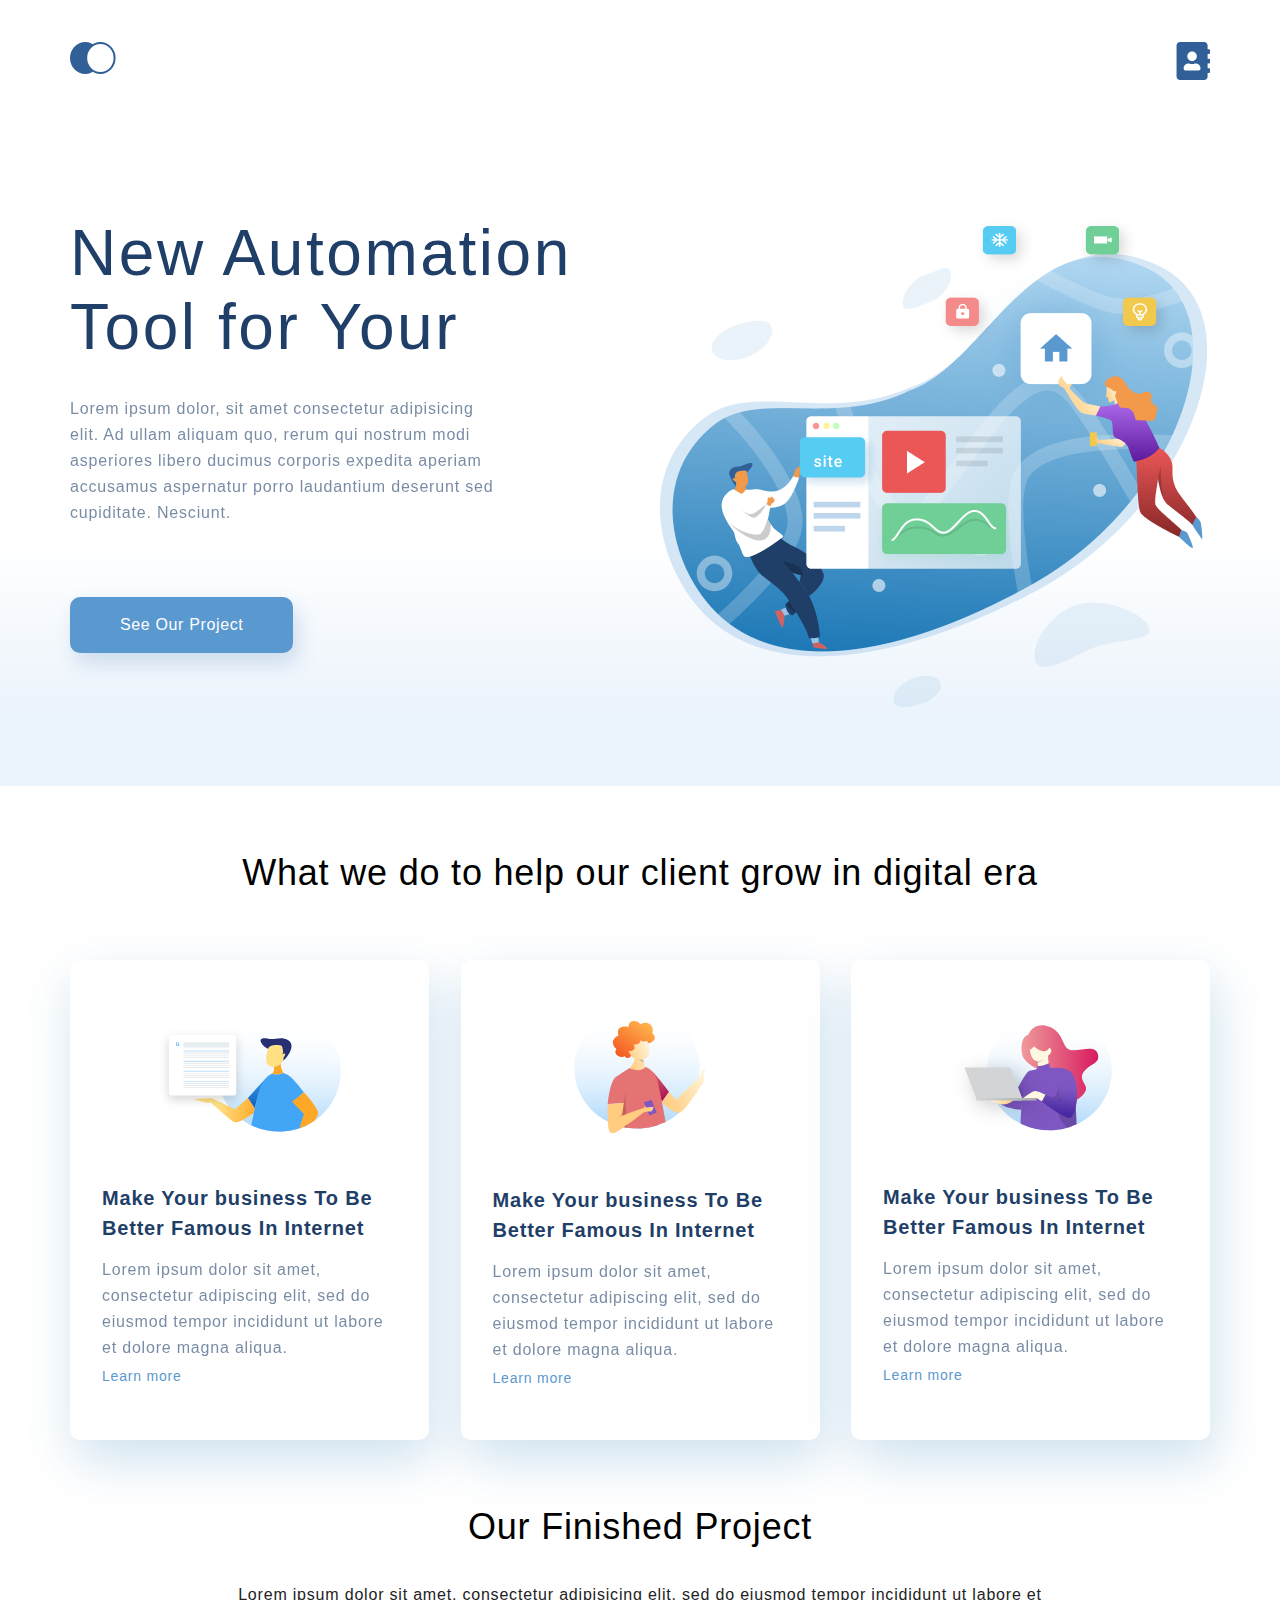
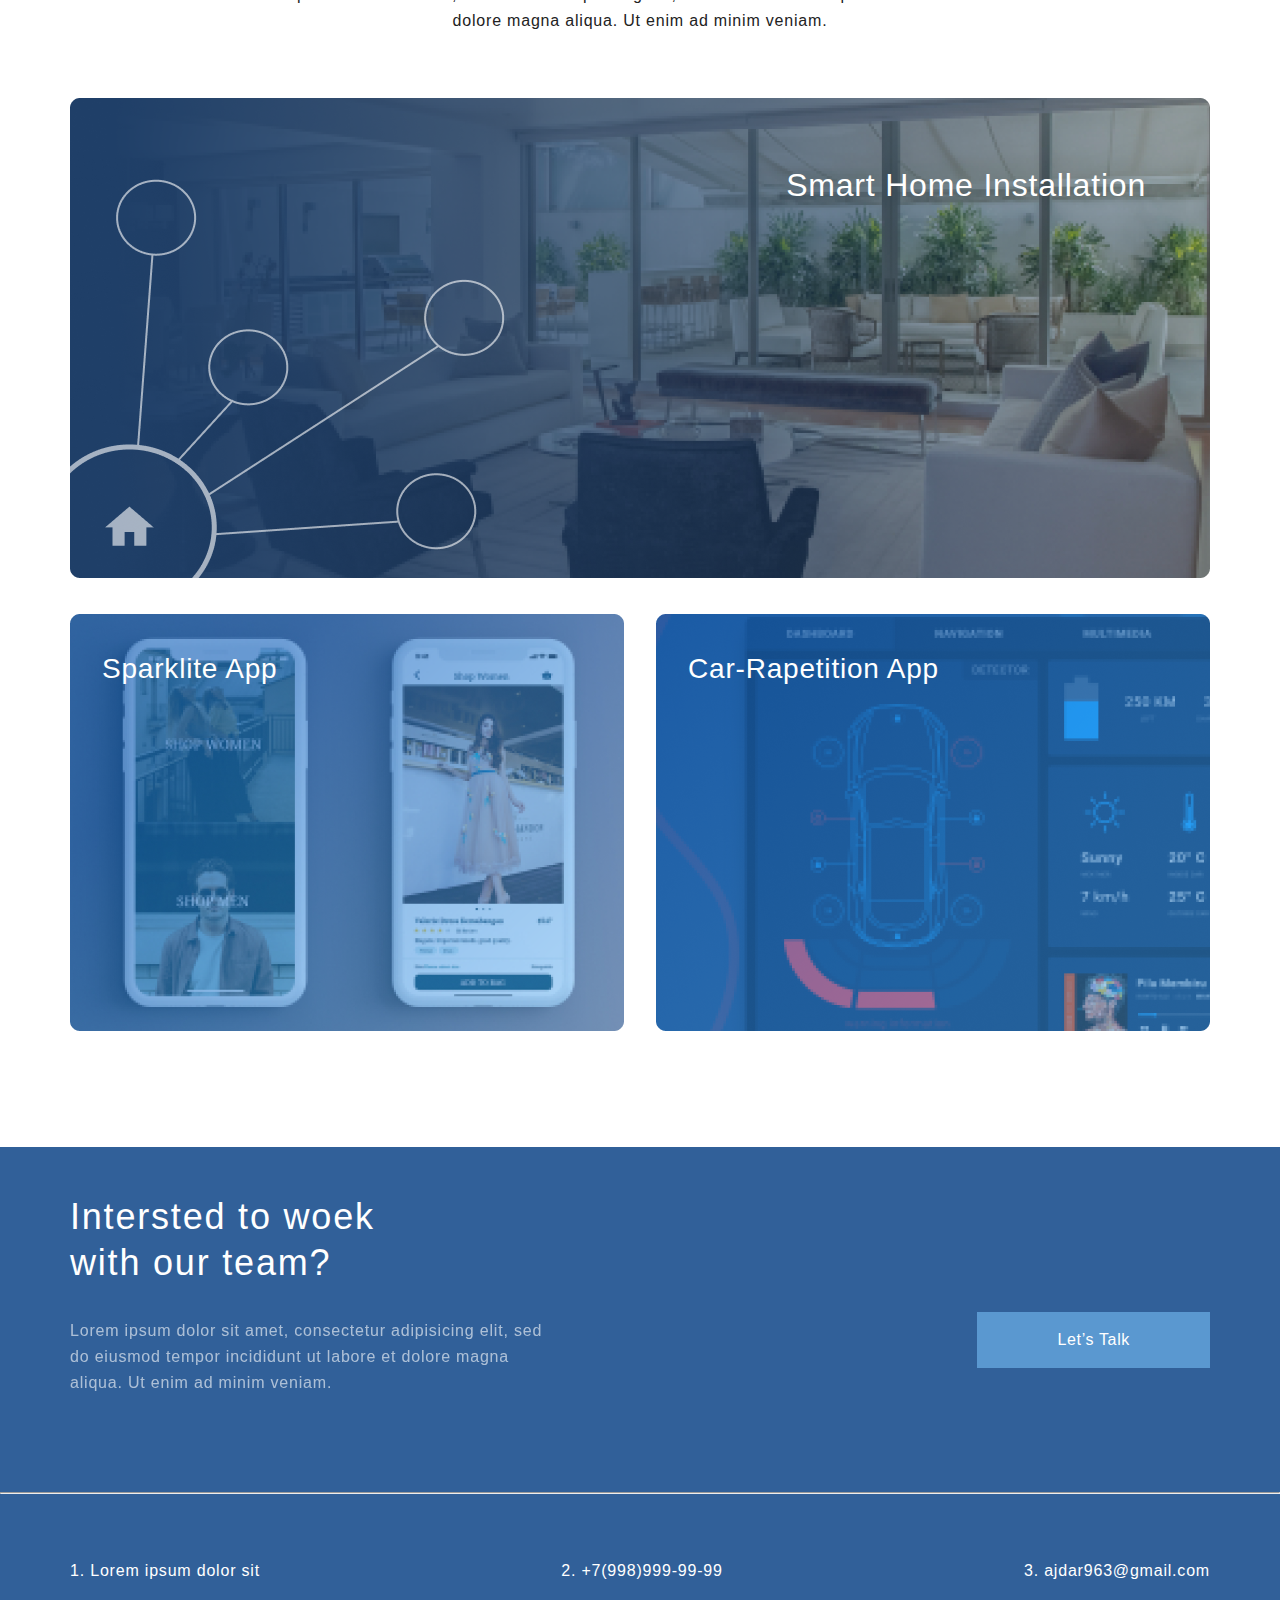
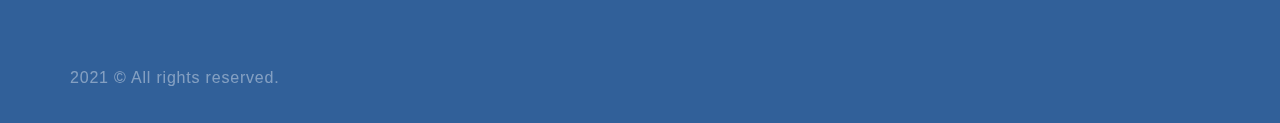
<file: index.html>
<!DOCTYPE html>
<html lang="zxx">

<head>
    <meta charset="UTF-8">
    <meta http-equiv="X-UA-Compatible" content="IE=edge">
    <meta name="viewport" content="width=device-width, initial-scale=1.0">
    <title>Сайт для GB</title>
    <link rel="stylesheet" href="style.css">
</head>

<body>
    <div class="top">
        <div class="container top__box">
            <div class="top__content">
                <ul class="menu">
                    <li><a href="index.html"><img src="img/main.svg" alt="logo"></a></li>
                    <li><a href="contacts.html"><img src="img/contacts.svg" alt="contacts"></a></li>
                </ul>
                <div class="top__info">
                    <h1 class="top__heading">New Automation
                        Tool for Your </h1>
                    <p class="text top__text">Lorem ipsum dolor, sit amet consectetur adipisicing elit. Ad ullam aliquam
                        quo, rerum qui nostrum
                        modi asperiores libero ducimus corporis expedita aperiam accusamus aspernatur porro laudantium
                        deserunt sed cupiditate.
                        Nesciunt.
                    </p>
                    <a href="#" class="top__button">See Our Project</a>
                </div>
            </div>
        </div>
    </div>

    <div class="what-we-do container">
        <div class="main__content">
            <h3 class="heading">What we do to help our client grow in digital era</h3>
            <div class="card-box">
                <div class="card">
                    <img class="card__img" src="img/1.svg" alt="card 1">
                    <h4 class="heading-mini">Make Your business To Be
                        Better Famous In Internet</h4>
                    <p class="text block__text">Lorem ipsum dolor sit amet, consectetur adipiscing elit, sed do eiusmod
                        tempor incididunt ut labore et dolore magna aliqua. </p>
                    <a href="#" class="card__link">Learn more</a>
                </div>
                <div class="card">
                    <img class="card__img" src="img/Group15.svg" alt="card 2">
                    <h4 class="heading-mini">Make Your business To Be
                        Better Famous In Internet</h4>
                    <p class="text block__text">Lorem ipsum dolor sit amet, consectetur adipiscing elit, sed do eiusmod
                        tempor incididunt ut labore et dolore magna aliqua. </p>
                    <a href="#" class="card__link">Learn more</a>
                </div>
                <div class="card">
                    <img class="card__img" src="img/2.svg" alt="card 3">
                    <h4 class="heading-mini">Make Your business To Be
                        Better Famous In Internet</h4>
                    <p class="text block__text">Lorem ipsum dolor sit amet, consectetur adipiscing elit, sed do eiusmod
                        tempor incididunt ut labore et dolore magna aliqua. </p>
                    <a href="#" class="card__link">Learn more</a>
                </div>
            </div>
        </div>
    </div>

    <div class="project container">
        <h3 class="heading__project">Our Finished Project</h3>
        <p class="text text__project">Lorem ipsum dolor sit amet, consectetur adipisicing elit, sed do eiusmod tempor
            incididunt ut labore et dolore magna aliqua. Ut enim ad minim veniam.
        </p>
        <div class="project__item">
            <img class="project__img" src="img/MaskGroup1.png" alt="photo">
            <p class="project__text">Smart Home Installation</p>
        </div>
        <div class="project__parent">
            <div class="project__item project__item_margin">
                <img class="project__img" src="img/MaskGroup2.png" alt="photo">
                <p class="project__text project__text_mini">Sparklite App</p>
            </div>
            <div class="project__item">
                <img class="project__img" src="img/MaskGroup3.png" alt="photo">
                <p class="project__text project__text_mini">Car-Rapetition App</p>
            </div>
        </div>
    </div>

    <div class="footer">
        <div class="footer__top container">
            <div class="footer__block">
                <div class="footer__content">
                    <h3 class="footer__heading">Intersted to woek
                        with our team?</h3>
                    <p class="text footer__text">Lorem ipsum dolor sit amet, consectetur adipisicing elit, sed do
                        eiusmod
                        tempor incididunt ut labore et dolore magna aliqua. Ut enim ad minim veniam.</p>
                </div>
                <a href="#" class="footer__button">Let’s Talk</a>
            </div>
        </div>

        <div class="hr">
            <hr>
        </div>

        <div class="footer__bottom container">
            <ol class="footer__contacts">
                <li class="list">Lorem ipsum dolor sit</li>
                <li class="list">+7(998)999-99-99</li>
                <li class="list">ajdar963@gmail.com</li>
            </ol>

            <div class="footer__rights">
                <p class="rights">2021 © All rights reserved.</p>
            </div>
        </div>

    </div>

</body>

</html>
</file>
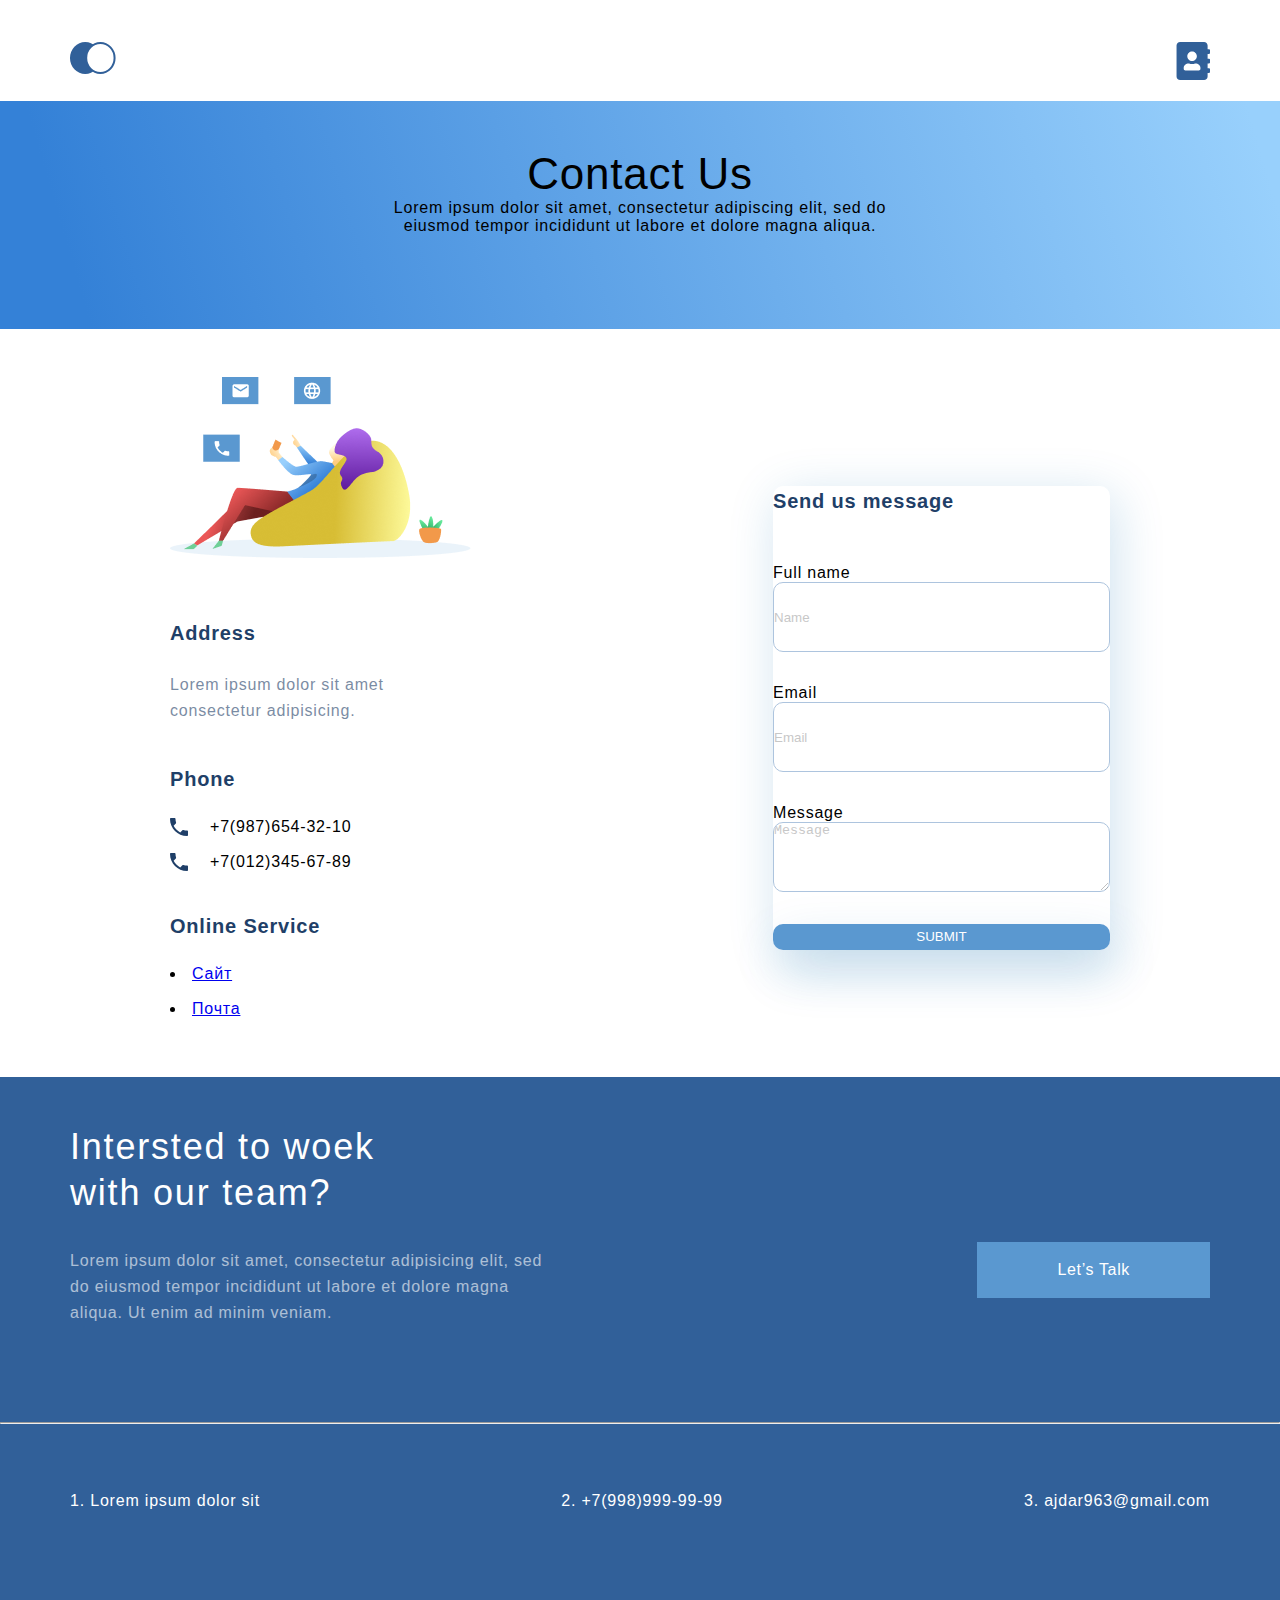
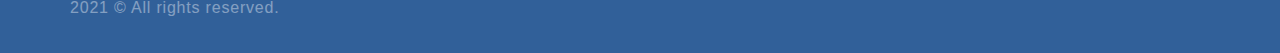
<file: contacts.html>
<!DOCTYPE html>
<html lang="en">

<head>
    <meta charset="UTF-8">
    <meta http-equiv="X-UA-Compatible" content="IE=edge">
    <meta name="viewport" content="width=device-width, initial-scale=1.0">
    <title>Сайт для GB</title>
    <link rel="stylesheet" href="style.css">
</head>

<body>

    <div class="top__menu_con">
        <div class="top__con container">
            <ul class="menu">
                <li><a href="index.html"><img src="img/main.svg" alt="logo"></a></li>
                <li><a href="contacts.html"><img src="img/contacts.svg" alt="contacts"></a></li>
            </ul>
        </div>
        <div class="contactus">
            <h2 class="heading_con">Contact Us</h2>
            <p class="heading__text_con">Lorem ipsum dolor sit amet, consectetur adipiscing elit, sed do eiusmod tempor
                incididunt ut labore et dolore magna aliqua. </p>
        </div>
    </div>


    <div class="container__con">
        <div class="content__con">
            <div class="contact__list">
                <img src="img/img__con.png" class="img__con" alt="photo">
                <div class="address">
                    <h4 class="address__heading heading__con">Address</h4>
                    <p class="text address__text">Lorem ipsum dolor sit amet consectetur adipisicing.</p>
                </div>
                <div class="phone">
                    <h4 class="phone__heading heading__con">Phone</h4>
                    <ul>
                        <li class="phone__list">+7(987)654-32-10</li>
                        <li class="phone__list">+7(012)345-67-89</li>
                    </ul>
                </div>
                <div class="service">
                    <h4 class="service__heading heading__con">Online Service</h4>
                    <ul>
                        <li class="site__link"><a href="https://gb.ru/" target="_blank">Сайт</a></li>
                        <li class="email__link"><a href="mailto:ajdar963@gmail.com">Почта</a></li>
                    </ul>
                </div>
            </div>
            <div class="contact__message">
                <h4 class="message__heading heading__con">Send us message</h4>
                <form action="#" class="form">
                    <div class="name">
                        Full name <input class="input" type="text" placeholder="Name">
                    </div>
                    <div class="email">
                        Email <input class="input" type="email" placeholder="Email">
                    </div>
                    <div class="message">
                        Message <textarea class="input" cols="40" rows="10" placeholder="Message"></textarea>
                    </div>
                    <div class="submit__button">
                        <button class="button" type="submit">Submit</button>
                    </div>
                </form>
            </div>
        </div>
    </div>

    <div class="map">
        <script async
            src="https://api-maps.yandex.ru/services/constructor/1.0/js/?um=constructor%3A96026178773976194e347c7729b3f949a2e4931b81a0bebd41813925e5ecb56b&amp;max-width=1140&amp;height=400&amp;lang=ru_RU&amp;scroll=true"></script>
    </div>
    <br>

    <div class="footer">
        <div class="footer__top container">
            <div class="footer__block">
                <div class="footer__content">
                    <h3 class="footer__heading">Intersted to woek
                        with our team?</h3>
                    <p class="text footer__text">Lorem ipsum dolor sit amet, consectetur adipisicing elit, sed do
                        eiusmod
                        tempor incididunt ut labore et dolore magna aliqua. Ut enim ad minim veniam.</p>
                </div>
                <a href="#" class="footer__button">Let’s Talk</a>
            </div>
        </div>

        <div class="hr">
            <hr>
        </div>

        <div class="footer__bottom container">
            <ol class="footer__contacts">
                <li class="list">Lorem ipsum dolor sit</li>
                <li class="list">+7(998)999-99-99</li>
                <li class="list">ajdar963@gmail.com</li>
            </ol>

            <div class="footer__rights">
                <p class="rights">2021 © All rights reserved.</p>
            </div>
        </div>

    </div>

</body>

</html>
</file>
<file: style.css>
* {
    margin: 0;
    padding: 0;
}

.container {
    max-width: 1140px;
    margin: 0 auto;
}

body {
    letter-spacing: 0.05em;
    font-family: sans-serif;
}


h4 {

    color: #1f3f68;
}

.text {
    color: #1f3f68;
    font-size: 16px;
    line-height: 26px;
    opacity: 0.6;
}


h2 {
    font-weight: 500;
    font-size: 44px;
    text-align: center;
}

h3 {
    font-size: 36px;
    text-align: center;
}

h4 {
    font-size: 20px;
    line-height: 30px;
}


.input {
    border: 1px solid #356ead;
    box-sizing: border-box;
    border-radius: 10px;
    opacity: 0.4;
    height: 70px;
}


.top {
    min-height: 768px;
    background: linear-gradient(0deg, #EBF3FB 8.84%, rgba(152, 195, 232, 0) 31.12%);
}


.menu {
    display: flex;
    justify-content: space-between;
    list-style-type: none;
    padding-top: 42px;
    padding-left: 0px;

}


.top__info {
    height: 570px;
    padding-top: 115px;
    flex-grow: 1;
    background-image: url(img/top-back.png);
    background-repeat: no-repeat;
    background-position: right 115px;
}


.top__box {
    display: flex;
    flex-direction: column;
}

.top__heading {
    width: 510px;
    font-size: 64px;
    font-weight: 300;
    line-height: 74px;
    letter-spacing: 0.04em;
    text-align: left;
    color: #1f3f68;
    margin-bottom: 32px;
}

.top__text {
    width: 425px;
}

.top__button {
    font-size: 16px;
    line-height: 26px;
    text-align: center;
    letter-spacing: 0.04em;
    color: #FFFFFF;
    background: #5A98D0;
    box-shadow: 5px 10px 20px rgba(53, 110, 173, 0.2);
    border-radius: 10px;
    padding: 15px 50px;
    text-decoration: none;
    display: inline-block;
    margin-top: 71px;
}

.what-we-do {
    padding-top: 64px;
}

.heading {
    font-size: 36px;
    font-weight: 300;
    line-height: 46px;
    text-align: center;

}

.card-box {
    display: flex;
    justify-content: space-between;
    padding-top: 64px;
    padding-bottom: 64px;
}

.card {
    display: flex;
    flex-direction: column;
    width: 359px;
    height: 480.13px;
    background: #FFFFFF;
    box-shadow: 5px 20px 50px rgba(16, 112, 177, 0.2);
    border-radius: 10px;
    padding: 44px 32px;
    justify-content: center;
    box-sizing: border-box;
}

.card__img {
    align-self: center;
    margin-bottom: 51px;
}

.heading-mini {
    font-size: 20px;
    line-height: 30px;
    color: #1F3F68;
    margin-bottom: 14px;
}

.block__text {
    font-size: 16px;
    line-height: 26px;
    color: #1F3F68;
}

.card__link {
    font-size: 14px;
    line-height: 30px;
    color: #5A98D0;
    text-decoration: none;
}

.project {
    margin-bottom: 112px;
}

.heading__project {
    font-weight: 300;
    font-size: 36px;
    line-height: 46px;
    text-align: center;
    color: #000000;
}

.text__project {
    font-weight: 400;
    font-size: 16px;
    line-height: 26px;
    text-align: center;
    color: #222222;
    margin: 32px auto 64px;
    width: 75%;
    opacity: 1;
    text-align: center;
}


.project__img {
    width: 100%;
}

.project__item {
    position: relative;
    flex-grow: 1;
}

.project__item_margin {
    margin-right: 32px;
}

.project__parent {
    display: flex;
    justify-content: space-between;
    margin-top: 32px;
    position: relative;
}

.project__text {
    font-weight: 400;
    font-size: 32px;
    line-height: 46px;
    text-align: right;
    color: #FFFFFF;
    position: absolute;
    top: 64px;
    right: 64px;
}

.project__text_mini {
    font-weight: 400;
    font-size: 28px;
    line-height: 46px;
    text-align: left;
    color: #FFFFFF;
    top: 32px;
    left: 32px;
    position: absolute;
}



.contact__link {
    color: #FFFFFF;
}

.contacts {
    display: flex;
    justify-content: left;
}


.footer__contacts {
    display: flex;
    justify-content: space-between;
    margin-top: 64px;
    margin-bottom: 64px;
    font-size: 16px;
    line-height: 26px;
    color: #FFFFFF;
}


.footer {
    padding-top: 47px;
    height: 100%;
    background: #316099;
}

.footer__block {
    justify-content: space-between;
    display: flex;
    height: 100%;
}


.footer__heading {
    width: 343px;
    font-weight: 400;
    font-size: 36px;
    line-height: 46px;
    color: #FFFFFF;
    letter-spacing: 0.05em;
    text-align: left;
    margin-bottom: 32px;
}

.footer__text {
    display: flex;
    max-width: 495px;
    font-weight: 400;
    font-size: 16px;
    line-height: 26px;
    color: #FFFFFF;
    margin-bottom: 96px;
}

.footer__button {

    font-size: 16px;
    line-height: 26px;
    height: 26px;
    padding: 15px 80px;
    text-align: center;
    margin-top: 118px;
    letter-spacing: 0.04em;
    color: #FFFFFF;
    text-decoration: none;
    background: #5A98D0;
}

li {
    list-style-position: inside;
}

.footer__rights {

    font-weight: 400;
    font-size: 16px;
    line-height: 26px;
    color: #FFFFFF;
    opacity: 0.4;
    padding-bottom: 64px
}


@media (max-width: 1024px) {
    .container {
        padding-left: 32px;
        padding-right: 32px;
    }

    .top__info {
        background-position: right 300px;
        background-size: 44%;
    }

    .card-box {
        flex-direction: column;
        align-items: center;
    }

    .card {
        margin-bottom: 32px;
    }

    .footer__heading {
        align-items: center;
    }


    .footer__content {
        width: 100%;

    }

    .footer__button {
        width: 235px;
        font-size: 16px;
        line-height: 26px;
        padding: 7px 0;

    }

    .footer__contacts {
        flex-direction: column;
    }

    li {
        margin-bottom: 24px;
    }
}

@media (max-width: 667px) {

    .container {
        padding-left: 16px;
        padding-right: 16px;
    }

    .top__heading {
        width: 100%;
        font-size: 32px;
        line-height: 38px;
        margin-bottom: 12px;
        text-align: center;
    }

    .top__text {
        width: 100%;
        text-align: center;
    }

    .menu {
        padding-top: 24px;
    }

    .top__info {
        height: 100%;
        display: flex;
        flex-direction: column;
        align-items: center;
        background-image: none;
        padding-top: 36px;
    }


    .top__button {
        font-size: 12px;
        line-height: 26px;
        padding: 0 8px;
        margin-top: 32px;
    }

    .top {
        min-height: 376px;
        padding-bottom: 41px;
        box-sizing: border-box;
    }

    .heading {
        font-size: 24px;
        line-height: 28px;
    }

    .what-we-do {
        padding-top: 48px;

    }

    .card-box {
        padding-top: 32px;
    }

    .card {
        width: 100%;
    }

    .text__project {
        width: 100%;
    }

    .project__text {
        font-size: 16px;
        line-height: 19px;
        top: 16px;
        right: 16px;
    }

    .project__text_mini {
        left: 16px;
    }

    .project__parent {
        flex-direction: column;
        margin-top: 16px;
    }

    .project__item_margin {
        margin-right: 0;
        margin-bottom: 16px;
    }

    .footer {
        width: 100%;
        display: flex;
        flex-direction: column;
        min-height: 542px;
    }

    .footer__block {
        flex-direction: column;
        height: auto;
        align-items: center;
        padding-bottom: 41px;
    }

    .footer__heading {
        text-align: center;
        margin: 0 auto;
        margin-bottom: 32px;
    }


    .footer__content {
        padding: 0;
        text-align: center;
        padding-top: 18px;
    }

    .footer__text {
        width: 100%;
        margin: 0;
    }

    .footer__button {
        width: auto;
        margin-top: 40px;
        padding: 3px 18px;

    }

    .footer__bottom {
        margin-top: 32px;
    }

    .footer__contacts {
        margin: 0;
        flex-direction: column;
        height: auto;
    }

    .content__con {
        flex-direction: column;
        margin: 32px 0;
    }

    .contact__message {
        align-items: center;
    }

    .contactus {
        padding: 48px 0;
    }

}


li {
    margin-bottom: 17px;
}


.footer__rights {
    margin-top: 32px;
    padding-bottom: 32px;
}

.container__con {
    max-width: 940px;
    margin: 0 auto;
}

.contactus {
    display: flex;
    flex-direction: column;
    background: linear-gradient(253.6deg, #98D0FC 2.46%, #3481D7 93.24%);
    height: 180px;
    align-items: center;
    margin: 0 auto;
    padding-top: 48px;
}


.heading__text_con {
    display: flex;
    text-align: center;
    width: 40%;
}

.contact__list {
    margin-bottom: 24px;
    width: 300px;
}

.img__con {
    margin-bottom: 56px;
}

.heading__con {
    margin-bottom: 24px;
}

.address {
    margin-bottom: 40px;
}


.phone__list {
    list-style: none;
    background: url(img/phone.svg) no-repeat;
    padding-left: 40px;
}

.phone {
    margin-bottom: 40px;
}


.content__con {
    display: flex;
    justify-content: space-between;
    align-items: center;
    margin-top: 48px;
}

.contact__message {
    padding: 0;
    display: flex;
    flex-direction: column;
    max-width: 420px;
    max-height: 800px;
    background: #FFFFFF;
    box-shadow: 5px 10px 50px rgba(16, 112, 177, 0.2);
    border-radius: 10px;
}

.message__heading {
    margin-bottom: 48px;
}

.form {
    display: flex;
    flex-direction: column;
}

.name {
    display: flex;
    flex-direction: column;
    margin-bottom: 32px;
}

.email {
    display: flex;
    flex-direction: column;
    margin-bottom: 32px;
}

.message {
    display: flex;
    flex-direction: column;
    margin-bottom: 32px;
}

.button {
    width: 100%;
    margin: 0 auto;
    background: #5a98d0;
    box-shadow: 5px 20px 50px rgba(16, 112, 177, 0.2);
    border-radius: 10px;
    font-style: 16px;
    line-height: 26px;
    text-align: center;
    color: #ffffff;
    text-transform: uppercase;
    border: none;
}

.map {
    display: flex;
}
</file>
